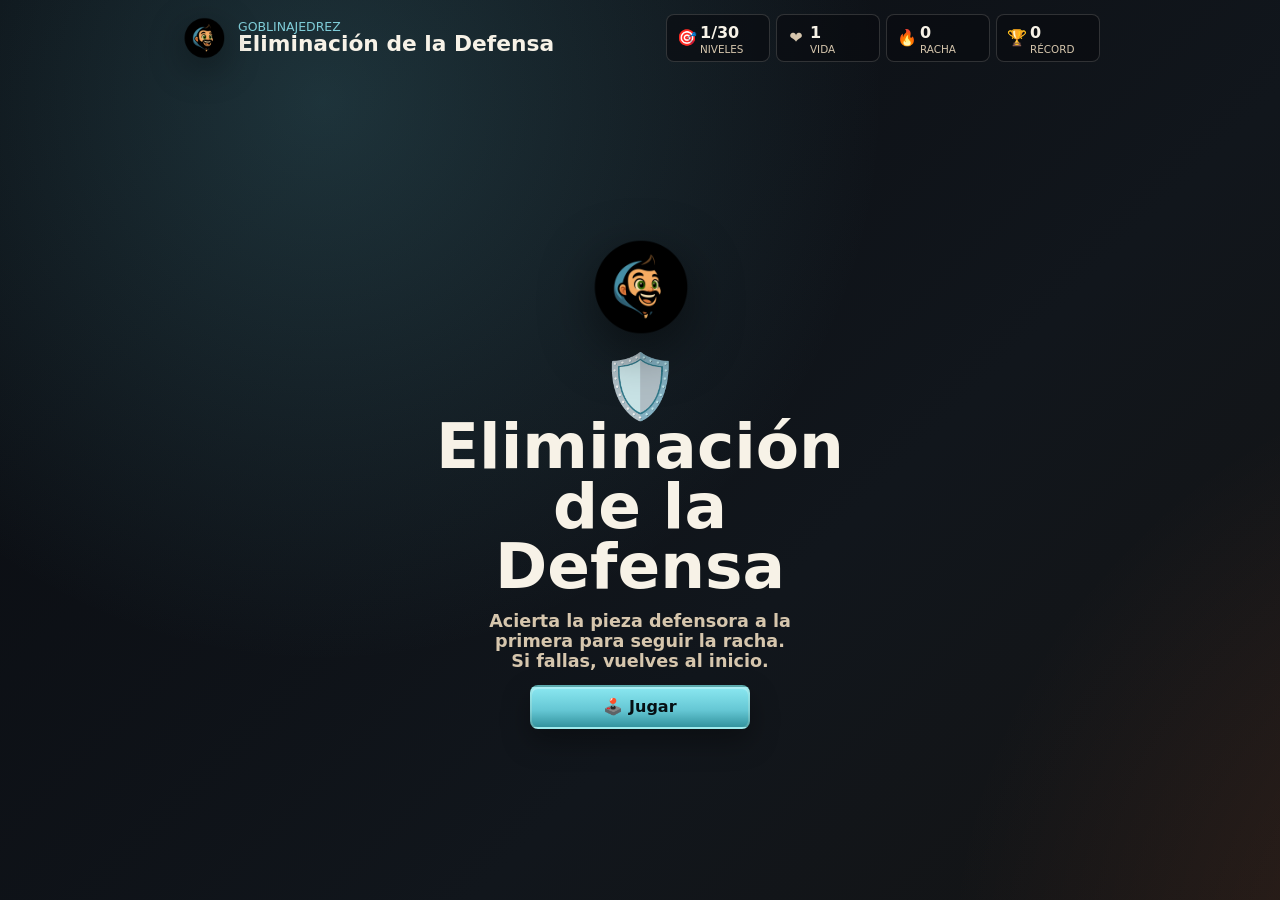
<file: index.html>
<!doctype html>
<html lang="es">
  <head>
    <meta charset="utf-8">
    <meta name="viewport" content="width=device-width, initial-scale=1, maximum-scale=1, user-scalable=no">
    <meta name="theme-color" content="#090b10">
    <title>GoblinAjedrez · Eliminación de la Defensa</title>
    <link rel="stylesheet" href="vendor/chessground/chessground.base.css">
    <link rel="stylesheet" href="vendor/chessground/chessground.brown.css">
    <link rel="stylesheet" href="vendor/chessground/chessground.cburnett.css">
    <link rel="stylesheet" href="styles.css">
  </head>
  <body>
    <main class="game-shell" aria-label="GoblinAjedrez Eliminación de la Defensa">
      <header class="hud">
        <div class="brand">
          <img src="assets/goblin-logo.png" alt="" onerror="this.style.display='none'">
          <div>
            <p>GOBLINAJEDREZ</p>
            <strong>Eliminación de la Defensa</strong>
          </div>
        </div>
        <div class="stats" aria-label="Progreso">
          <span><em aria-hidden="true">🎯</em><b id="levelCounter">1/30</b><small>Niveles</small></span>
          <span><em aria-hidden="true">❤️</em><b id="lifeCounter">1</b><small>Vida</small></span>
          <span><em aria-hidden="true">🔥</em><b id="streakCounter">0</b><small>Racha</small></span>
          <span><em aria-hidden="true">🏆</em><b id="bestCounter">0</b><small>Récord</small></span>
        </div>
      </header>

      <section class="level-screen" id="startScreen" aria-labelledby="startScreenTitle">
        <div class="screen-copy">
          <img src="assets/goblin-logo.png" alt="" onerror="this.style.display='none'">
          <h1 id="startScreenTitle">🛡️ Eliminación de la Defensa</h1>
          <p>Acierta la pieza defensora a la primera para seguir la racha. Si fallas, vuelves al inicio.</p>
          <button class="primary-button" id="playButton" type="button">🕹️ Jugar</button>
        </div>
      </section>

      <section class="play-screen hidden" id="playScreen" aria-label="Reto">
        <div class="question-row">
          <button class="ghost-button" id="backButton" type="button">← Inicio</button>
          <p id="questionText"></p>
        </div>

        <div class="board-stage" id="boardStage">
          <div class="board-wrap">
            <div id="board" aria-label="Tablero de ajedrez"></div>
            <div class="tutorial-badge hidden" id="tutorialBadge" aria-hidden="true"></div>
            <div class="feedback-msg" id="feedbackMsg" aria-live="polite"></div>
            <canvas id="particles" width="640" height="640" aria-hidden="true"></canvas>
          </div>
        </div>

        <div class="result-panel" id="resultPanel" aria-live="polite">
          <strong id="resultTitle"></strong>
          <p id="resultText"></p>
        </div>
      </section>

    </main>

    <script src="vendor/chess.min.js"></script>
    <script src="levels.js"></script>
    <script type="module" src="game.js"></script>
  </body>
</html>
</file>
<file: vendor/chessground/chessground.base.css>
.cg-wrap {
  box-sizing: content-box;
  position: relative;
  display: block;
}

cg-container {
  position: absolute;
  width: 100%;
  height: 100%;
  display: block;
  top: 0;
}

cg-board {
  position: absolute;
  top: 0;
  left: 0;
  width: 100%;
  height: 100%;
  -webkit-user-select: none;
  -moz-user-select: none;
  -ms-user-select: none;
  user-select: none;
  line-height: 0;
  background-size: cover;
}

.cg-wrap.manipulable cg-board {
  cursor: pointer;
}

cg-board square {
  position: absolute;
  top: 0;
  left: 0;
  width: 12.5%;
  height: 12.5%;
  pointer-events: none;
}

cg-board square.move-dest {
  pointer-events: auto;
}

cg-board square.last-move {
  will-change: transform;
}

.cg-wrap piece {
  position: absolute;
  top: 0;
  left: 0;
  width: 12.5%;
  height: 12.5%;
  background-size: cover;
  z-index: 2;
  will-change: transform;
  pointer-events: none;
}

cg-board piece.dragging {
  cursor: move;
  /* !important to override z-index from 3D piece inline style */
  z-index: 11 !important;
}

piece.anim {
  z-index: 8;
}

piece.fading {
  z-index: 1;
  opacity: 0.5;
}

.cg-wrap piece.ghost {
  opacity: 0.3;
}

.cg-wrap piece svg {
  overflow: hidden;
  position: relative;
  top: 0px;
  left: 0px;
  width: 100%;
  height: 100%;
  pointer-events: none;
  z-index: 2;
  opacity: 0.6;
}

.cg-wrap cg-auto-pieces,
.cg-wrap .cg-shapes,
.cg-wrap .cg-custom-svgs {
  overflow: visible;
  position: absolute;
  top: 0px;
  left: 0px;
  width: 100%;
  height: 100%;
  pointer-events: none;
}

.cg-wrap cg-auto-pieces {
  z-index: 2;
}

.cg-wrap cg-auto-pieces piece {
  opacity: 0.3;
}

.cg-wrap .cg-shapes {
  overflow: hidden;
  opacity: 0.6;
  z-index: 2;
}

.cg-wrap .cg-custom-svgs {
  /* over piece.anim = 8, but under piece.dragging = 11 */
  z-index: 9;
}

.cg-wrap .cg-custom-svgs svg {
  overflow: visible;
}

.cg-wrap coords {
  position: absolute;
  display: flex;
  pointer-events: none;
  opacity: 0.8;
  font-family: sans-serif;
  font-size: 9px;
}

.cg-wrap coords.ranks {
  left: 4px;
  top: -20px;
  flex-flow: column-reverse;
  height: 100%;
  width: 12px;
}

.cg-wrap coords.ranks.black {
  flex-flow: column;
}

.cg-wrap coords.ranks.left {
  left: -15px;
  align-items: flex-end;
}

.cg-wrap coords.files {
  bottom: -4px;
  left: 24px;
  flex-flow: row;
  width: 100%;
  height: 16px;
  text-transform: uppercase;
  text-align: center;
}

.cg-wrap coords.files.black {
  flex-flow: row-reverse;
}

.cg-wrap coords coord {
  flex: 1 1 auto;
}

.cg-wrap coords.ranks coord {
  transform: translateY(39%);
}

.cg-wrap coords.squares {
  bottom: 0;
  left: 0;
  text-transform: uppercase;
  text-align: right;
  flex-flow: column-reverse;
  height: 100%;
  width: 12.5%;
}

.cg-wrap coords.squares.black {
  flex-flow: column;
}

.cg-wrap coords.squares.left {
  text-align: left;
}

.cg-wrap coords.squares coord {
  padding: 6% 4%;
}

.cg-wrap coords.squares.rank2 {
  transform: translateX(100%);
}

.cg-wrap coords.squares.rank3 {
  transform: translateX(200%);
}

.cg-wrap coords.squares.rank4 {
  transform: translateX(300%);
}

.cg-wrap coords.squares.rank5 {
  transform: translateX(400%);
}

.cg-wrap coords.squares.rank6 {
  transform: translateX(500%);
}

.cg-wrap coords.squares.rank7 {
  transform: translateX(600%);
}

.cg-wrap coords.squares.rank8 {
  transform: translateX(700%);
}
</file>
<file: vendor/chessground/chessground.brown.css>
/** Colored board squares as an embedded SVG */
cg-board {
  background-color: #f0d9b5;
  background-image: url('[data-uri]');
}

/** Interactive board square colors */
cg-board square.move-dest {
  background: radial-gradient(rgba(20, 85, 30, 0.5) 22%, #208530 0, rgba(0, 0, 0, 0.3) 0, rgba(0, 0, 0, 0) 0);
}
cg-board square.premove-dest {
  background: radial-gradient(rgba(20, 30, 85, 0.5) 22%, #203085 0, rgba(0, 0, 0, 0.3) 0, rgba(0, 0, 0, 0) 0);
}
cg-board square.oc.move-dest {
  background: radial-gradient(transparent 0%, transparent 80%, rgba(20, 85, 0, 0.3) 80%);
}
cg-board square.oc.premove-dest {
  background: radial-gradient(transparent 0%, transparent 80%, rgba(20, 30, 85, 0.2) 80%);
}
cg-board square.move-dest:hover {
  background: rgba(20, 85, 30, 0.3);
}
cg-board square.premove-dest:hover {
  background: rgba(20, 30, 85, 0.2);
}
cg-board square.last-move {
  background-color: rgba(155, 199, 0, 0.41);
}
cg-board square.selected {
  background-color: rgba(20, 85, 30, 0.5);
}
cg-board square.check {
  background: radial-gradient(
    ellipse at center,
    rgba(255, 0, 0, 1) 0%,
    rgba(231, 0, 0, 1) 25%,
    rgba(169, 0, 0, 0) 89%,
    rgba(158, 0, 0, 0) 100%
  );
}
cg-board square.current-premove {
  background-color: rgba(20, 30, 85, 0.5);
}

/** Alternating colors in rank/file/square labels */
.orientation-white .ranks :nth-child(odd),
.orientation-white .files :nth-child(even),
.orientation-black .ranks :nth-child(even),
.orientation-black .files :nth-child(odd),
coords.squares:nth-of-type(odd) :nth-child(even),
coords.squares:nth-of-type(even) :nth-child(odd) {
  color: rgba(72, 72, 72, 0.8);
}

.orientation-white .ranks :nth-child(even),
.orientation-white .files :nth-child(odd),
.orientation-black .ranks :nth-child(odd),
.orientation-black .files :nth-child(even),
coords.squares:nth-of-type(odd) :nth-child(odd),
coords.squares:nth-of-type(even) :nth-child(even) {
  color: rgba(255, 255, 255, 0.8);
}
</file>
<file: vendor/chessground/chessground.cburnett.css>
/** Embedded SVGs for all chess pieces */
.cg-wrap piece.pawn.white {
  background-image: url('[data-uri]');
}
.cg-wrap piece.bishop.white {
  background-image: url('[data-uri]');
}
.cg-wrap piece.knight.white {
  background-image: url('[data-uri]');
}
.cg-wrap piece.rook.white {
  background-image: url('[data-uri]');
}
.cg-wrap piece.queen.white {
  background-image: url('[data-uri]');
}
.cg-wrap piece.king.white {
  background-image: url('[data-uri]');
}
.cg-wrap piece.pawn.black {
  background-image: url('[data-uri]');
}
.cg-wrap piece.bishop.black {
  background-image: url('[data-uri]');
}
.cg-wrap piece.knight.black {
  background-image: url('[data-uri]');
}
.cg-wrap piece.rook.black {
  background-image: url('[data-uri]');
}
.cg-wrap piece.queen.black {
  background-image: url('[data-uri]');
}
.cg-wrap piece.king.black {
  background-image: url('[data-uri]');
}
</file>
<file: styles.css>
:root {
  color-scheme: dark;
  font-family: Inter, ui-sans-serif, system-ui, -apple-system, BlinkMacSystemFont, "Segoe UI", sans-serif;
  background: #090b10;
  color: #f7f2e7;
  --bg: #090b10;
  --panel: rgba(9, 11, 16, 0.72);
  --line: rgba(247, 242, 231, 0.16);
  --text: #f7f2e7;
  --muted: #d6c6ad;
  --teal: #7fcdd8;
  --gold: #fff3bd;
  --coral: #ff7680;
  --orange: #ff7a45;
  --green: #91e6a5;
}

* {
  box-sizing: border-box;
}

html,
body {
  width: 100%;
  height: 100%;
  min-height: 0;
  margin: 0;
  overflow: hidden;
}

body {
  display: grid;
  place-items: center;
  padding: clamp(6px, 1.8vmin, 14px);
  background:
    radial-gradient(circle at 18% 8%, rgba(95, 183, 197, 0.22), transparent 30%),
    radial-gradient(circle at 88% 78%, rgba(255, 122, 69, 0.16), transparent 34%),
    linear-gradient(135deg, #090b10 0%, #11161c 45%, #17110b 100%);
  background-size: 140% 140%;
  animation: arenaGlow 10s ease-in-out infinite;
}

button {
  font: inherit;
  -webkit-tap-highlight-color: transparent;
}

.game-shell {
  position: relative;
  width: min(100%, 920px);
  height: 100%;
  min-height: 0;
  display: grid;
  grid-template-rows: auto 1fr;
  gap: clamp(8px, 1.4vmin, 12px);
}

.hud {
  display: flex;
  align-items: center;
  justify-content: space-between;
  gap: 10px;
  min-height: 0;
}

.brand {
  display: flex;
  align-items: center;
  gap: clamp(6px, 1.2vmin, 10px);
  min-width: 0;
}

.brand img {
  width: clamp(34px, 8vmin, 48px);
  height: clamp(34px, 8vmin, 48px);
  object-fit: contain;
  filter: drop-shadow(0 10px 18px rgba(0, 0, 0, 0.42));
}

.brand p,
.brand strong {
  display: block;
  margin: 0;
  line-height: 1.05;
}

.brand p {
  color: var(--teal);
  font-size: clamp(0.48rem, 1.7vmin, 0.78rem);
  text-transform: uppercase;
  letter-spacing: 0;
}

.brand strong {
  font-size: clamp(0.86rem, 3vmin, 1.36rem);
}

.stats {
  display: flex;
  align-items: center;
  justify-content: flex-end;
  flex-wrap: wrap;
  gap: 6px;
}

.stats span {
  min-width: clamp(74px, 18vmin, 104px);
  min-height: clamp(34px, 8vmin, 48px);
  display: grid;
  grid-template-columns: auto 1fr;
  grid-template-rows: 1fr auto;
  column-gap: 5px;
  align-items: center;
  padding: clamp(4px, 1vmin, 7px) clamp(6px, 1.5vmin, 10px);
  border: 1px solid var(--line);
  border-radius: 8px;
  background: rgba(9, 11, 16, 0.62);
  color: var(--muted);
  text-align: left;
}

.stats b {
  display: block;
  color: var(--text);
  font-size: clamp(0.72rem, 2.4vmin, 1rem);
  line-height: 1;
}

.stats em {
  grid-row: 1 / 3;
  width: 18px;
  font-style: normal;
  line-height: 1;
  text-align: center;
}

.stats small {
  display: block;
  color: var(--muted);
  font-size: clamp(0.46rem, 1.45vmin, 0.65rem);
  line-height: 1;
  text-transform: uppercase;
  letter-spacing: 0;
}

.level-screen,
.play-screen {
  min-height: 0;
}

.level-screen {
  display: grid;
  grid-template-columns: minmax(0, 1fr);
  gap: clamp(10px, 2vmin, 18px);
  align-items: center;
  justify-items: center;
  text-align: center;
}

.screen-copy {
  display: grid;
  justify-items: center;
  gap: clamp(9px, 1.8vmin, 14px);
}

.screen-copy img {
  width: clamp(62px, 15vmin, 112px);
  aspect-ratio: 1;
  object-fit: contain;
  filter: drop-shadow(0 16px 26px rgba(0, 0, 0, 0.5));
}

h1,
.screen-copy p {
  margin: 0;
}

h1 {
  max-width: 430px;
  font-size: clamp(2rem, 7vmin, 4.2rem);
  line-height: 0.95;
  text-wrap: balance;
}

.screen-copy p {
  max-width: 390px;
  color: var(--muted);
  font-size: clamp(0.92rem, 2.4vmin, 1.1rem);
  font-weight: 700;
  text-wrap: balance;
}

.primary-button,
.ghost-button {
  min-height: 44px;
  border-radius: 8px;
  cursor: pointer;
  font-weight: 900;
}

.primary-button {
  min-width: clamp(150px, 34vmin, 220px);
  padding: 0 18px;
  border: 2px solid rgba(255, 248, 216, 0.18);
  background: linear-gradient(180deg, #8be8f1 0%, #65c7d4 58%, #33939e 100%);
  box-shadow:
    0 12px 28px rgba(0, 0, 0, 0.34),
    inset 0 2px 0 rgba(255, 255, 255, 0.28);
  color: #061014;
}

.primary-button:active,
.ghost-button:active {
  transform: translateY(1px);
}

.ghost-button {
  min-width: 110px;
  padding: 0 13px;
  border: 1px solid var(--line);
  background: rgba(9, 11, 16, 0.58);
  color: var(--text);
}

.primary-button.hidden,
.hidden {
  display: none !important;
}

.level-grid {
  display: grid;
  grid-template-columns: repeat(5, minmax(0, 1fr));
  gap: clamp(6px, 1.4vmin, 10px);
}

.level-card {
  aspect-ratio: 1;
  display: grid;
  align-content: space-between;
  justify-items: start;
  gap: 8px;
  padding: clamp(10px, 2vmin, 14px);
  border: 1px solid var(--line);
  border-radius: 8px;
  background:
    linear-gradient(155deg, rgba(127, 205, 216, 0.12), transparent 44%),
    rgba(9, 11, 16, 0.68);
  color: var(--text);
  text-align: left;
  cursor: pointer;
}

.level-card small {
  justify-self: stretch;
  display: inline-grid;
  place-items: center;
  min-height: 22px;
  padding: 3px 6px;
  border-radius: 999px;
  background: rgba(127, 205, 216, 0.13);
  color: var(--teal);
  font-size: clamp(0.52rem, 1.45vmin, 0.68rem);
  font-weight: 900;
  line-height: 1;
  text-transform: uppercase;
  letter-spacing: 0;
}

.level-card b {
  font-size: clamp(1.35rem, 5vmin, 2.45rem);
  line-height: 0.9;
}

.level-card span {
  color: var(--muted);
  font-size: clamp(0.7rem, 2vmin, 0.92rem);
  font-weight: 800;
  line-height: 1.1;
}

.level-card.locked {
  cursor: default;
  opacity: 0.58;
  background: rgba(9, 11, 16, 0.48);
}

.level-card.locked small {
  background: rgba(255, 243, 189, 0.1);
  color: var(--muted);
}

.level-card.completed {
  border-color: rgba(145, 230, 165, 0.62);
  box-shadow: 0 0 24px rgba(145, 230, 165, 0.12);
}

.level-card.completed small {
  background: rgba(145, 230, 165, 0.16);
  color: var(--green);
}

.play-screen {
  display: grid;
  grid-template-rows: auto minmax(0, 1fr);
  gap: clamp(7px, 1.3vmin, 12px);
}

.question-row {
  display: grid;
  grid-template-columns: auto minmax(0, 1fr);
  align-items: center;
  gap: 10px;
}

.question-row p {
  margin: 0;
  color: var(--gold);
  font-size: clamp(0.88rem, 2.4vmin, 1.06rem);
  font-weight: 900;
  text-align: right;
}

.board-stage {
  min-height: 0;
  display: grid;
  align-content: start;
  justify-items: center;
  padding-top: clamp(4px, 1.2vmin, 12px);
}

.board-wrap {
  position: relative;
  width: min(100%, calc(100vh - clamp(190px, 34vmin, 240px)));
  max-width: 680px;
  aspect-ratio: 1;
  border: 1px solid var(--line);
  border-radius: 8px;
  overflow: visible;
  background: #0c1014;
  box-shadow: 0 18px 70px rgba(0, 0, 0, 0.34);
}

#board,
#particles {
  position: absolute;
  inset: 0;
  width: 100%;
  height: 100%;
  touch-action: none;
}

#board {
  border-radius: 7px;
  overflow: hidden;
}

#particles {
  z-index: 5;
  pointer-events: none;
}

.tutorial-badge {
  position: absolute;
  z-index: 6;
  display: grid;
  place-items: center;
  width: 12.5%;
  height: 12.5%;
  border: clamp(3px, 0.9vmin, 6px) solid rgba(244, 163, 64, 0.92);
  border-radius: 999px;
  background: rgba(244, 163, 64, 0.08);
  box-shadow:
    0 0 0 clamp(4px, 1.1vmin, 8px) rgba(244, 163, 64, 0.18),
    inset 0 0 18px rgba(244, 163, 64, 0.16),
    0 0 26px rgba(244, 163, 64, 0.52);
  pointer-events: none;
  transform: translate(-50%, -50%);
  animation: tutorialRing 1000ms ease-in-out infinite;
}

.tutorial-badge::after {
  content: "";
  position: absolute;
  inset: 14%;
  border: 2px solid rgba(145, 230, 165, 0.78);
  border-radius: inherit;
  box-shadow: 0 0 18px rgba(145, 230, 165, 0.35);
}

.capture-badge {
  position: absolute;
  z-index: 8;
  display: grid;
  place-items: center;
  width: 7.5%;
  height: 7.5%;
  border-radius: 999px;
  background: transparent;
  box-shadow: none;
  font-size: clamp(0.7rem, 2.5vmin, 1.2rem);
  filter: drop-shadow(0 2px 3px rgba(0, 0, 0, 0.42));
  pointer-events: none;
  transform: translate(22%, -122%);
  animation: swordPop 650ms cubic-bezier(.2, 1.6, .4, 1);
}

.exposed-badge {
  position: absolute;
  z-index: 7;
  display: grid;
  place-items: center;
  width: 13%;
  height: 13%;
  font-size: clamp(1.35rem, 5.5vmin, 2.8rem);
  pointer-events: none;
  opacity: 0.95;
  transform: translate(-50%, -50%);
  filter: drop-shadow(0 0 7px rgba(255, 238, 158, 0.95)) drop-shadow(0 0 18px rgba(255, 112, 47, 0.85));
  animation: exposedPop 1200ms cubic-bezier(.15, 1.2, .35, 1) both;
}

.exposed-badge::before,
.exposed-badge::after {
  content: "";
  position: absolute;
  inset: -18%;
  border: 3px solid rgba(255, 196, 88, 0.85);
  border-radius: 50%;
  animation: blastRing 1100ms ease-out both;
}

.exposed-badge::after {
  inset: -36%;
  border-width: 2px;
  border-color: rgba(255, 105, 55, 0.65);
  animation-delay: 100ms;
}

.victory-overlay {
  position: absolute;
  inset: 0;
  z-index: 20;
  display: grid;
  place-items: center;
  padding: 18px;
  background: radial-gradient(circle, rgba(24, 61, 52, 0.82), rgba(5, 7, 10, 0.94));
  backdrop-filter: blur(7px);
}

.victory-card {
  width: min(100%, 520px);
  display: grid;
  justify-items: center;
  gap: 12px;
  padding: clamp(24px, 6vmin, 48px);
  border: 1px solid rgba(255, 243, 189, 0.45);
  border-radius: 18px;
  background: linear-gradient(145deg, rgba(127, 205, 216, 0.18), rgba(9, 11, 16, 0.92));
  box-shadow: 0 24px 90px rgba(0, 0, 0, 0.55), 0 0 55px rgba(145, 230, 165, 0.18);
  text-align: center;
  animation: victoryIn 650ms cubic-bezier(.2, 1.25, .4, 1);
}

.victory-trophy {
  display: grid;
  place-items: center;
  width: clamp(72px, 17vmin, 112px);
  aspect-ratio: 1;
  border: 3px solid var(--gold);
  border-radius: 50%;
  background: linear-gradient(145deg, #fff3bd, #dba940);
  color: #42300b;
  box-shadow: 0 0 34px rgba(255, 243, 189, 0.3);
  font-size: clamp(2.5rem, 8vmin, 4.5rem);
  animation: trophyFloat 1.8s ease-in-out infinite;
}

.victory-card p,
.victory-card h2,
.victory-card span { margin: 0; }
.victory-card p { color: var(--green); font-weight: 950; letter-spacing: 0.12em; }
.victory-card h2 { color: var(--gold); font-size: clamp(1.8rem, 6vmin, 3.5rem); line-height: 1; }
.victory-card span { max-width: 390px; color: var(--muted); font-weight: 750; line-height: 1.45; }

.cg-wrap {
  width: 100%;
  height: 100%;
}

.cg-wrap coords {
  text-shadow: 0 1px 2px rgba(0, 0, 0, 0.55);
  font-family: inherit;
  font-weight: 900;
}

.cg-wrap.orientation-white coords.ranks {
  right: 2px;
}

.cg-wrap.orientation-white coords.files {
  bottom: 2px;
}

@media (max-width: 740px) {
  .cg-wrap coords {
    font-size: clamp(7px, 1.9vw, 10px) !important;
    font-weight: 800;
    opacity: 0.82;
    text-shadow: 0 1px 1px rgba(0, 0, 0, 0.35);
  }

  .cg-wrap.orientation-white coords.ranks {
    right: 1px;
  }

  .cg-wrap.orientation-white coords.files {
    bottom: 1px;
  }

  .cg-wrap coords coord {
    padding: 0 1px;
  }
}

cg-board square.correct-square {
  background: rgba(145, 230, 165, 0.58);
  box-shadow: inset 0 0 0 4px rgba(14, 88, 37, 0.52);
}

cg-board square.wrong-square {
  background: rgba(255, 118, 128, 0.62);
  box-shadow: inset 0 0 0 4px rgba(128, 23, 34, 0.55);
}

#board piece.piece-wrong {
  animation: pieceWrong 260ms ease-out;
  filter: drop-shadow(0 0 12px rgba(255, 118, 128, 0.9));
}

#board piece.piece-correct {
  animation: pieceCorrect 760ms ease-out;
}

.feedback-msg {
  position: absolute;
  top: clamp(8px, 2vmin, 14px);
  left: 50%;
  z-index: 7;
  min-width: 0;
  max-width: 64%;
  padding: clamp(5px, 1.2vmin, 8px) clamp(10px, 2.4vmin, 16px);
  border-radius: 8px;
  background: rgba(5, 7, 10, 0.82);
  backdrop-filter: blur(3px);
  -webkit-backdrop-filter: blur(3px);
  color: var(--text);
  font-size: clamp(0.78rem, 2.1vmin, 1rem);
  font-weight: 900;
  text-align: center;
  pointer-events: none;
  opacity: 0;
  transform: translate(-50%, -8px) scale(0.92);
  transition: opacity 120ms ease, transform 120ms ease;
  white-space: nowrap;
}

.feedback-msg.show {
  opacity: 1;
  transform: translate(-50%, 0) scale(1);
}

.feedback-msg.correct {
  border: 1px solid rgba(145, 230, 165, 0.62);
  color: var(--green);
}

.feedback-msg.wrong {
  border: 1px solid rgba(255, 118, 128, 0.62);
  color: var(--coral);
}

.board-wrap.shake {
  animation: boardShake 180ms ease-out;
}

.board-wrap.pulse {
  animation: boardPulse 360ms ease-out;
}

.result-panel {
  display: none;
  grid-template-columns: minmax(0, 1fr);
  align-items: center;
  gap: 8px 12px;
  min-height: 64px;
  padding: 10px 12px;
  border: 1px solid var(--line);
  border-radius: 8px;
  background: rgba(9, 11, 16, 0.62);
}

.result-panel strong,
.result-panel p {
  margin: 0;
}

.result-panel strong {
  font-size: clamp(0.92rem, 2.4vmin, 1.08rem);
}

.result-panel p {
  grid-column: 1;
  color: var(--muted);
  font-size: clamp(0.78rem, 2vmin, 0.95rem);
  font-weight: 700;
}

@keyframes arenaGlow {
  0%,
  100% {
    background-position: 0% 30%;
  }
  50% {
    background-position: 100% 70%;
  }
}

@keyframes boardShake {
  0% { transform: translate(0); }
  20% { transform: translate(-4px, 2px); }
  40% { transform: translate(4px, -1px); }
  60% { transform: translate(-3px, 1px); }
  80% { transform: translate(3px, -1px); }
  100% { transform: translate(0); }
}

@keyframes boardPulse {
  0% { box-shadow: 0 18px 70px rgba(0, 0, 0, 0.34); }
  45% { box-shadow: 0 18px 76px rgba(145, 230, 165, 0.34); }
  100% { box-shadow: 0 18px 70px rgba(0, 0, 0, 0.34); }
}

@keyframes pieceWrong {
  0% { transform: translate(var(--cg-tx, 0), var(--cg-ty, 0)) scale(1); }
  25% { transform: translate(var(--cg-tx, 0), var(--cg-ty, 0)) translateX(-5px) rotate(-4deg) scale(1.04); }
  55% { transform: translate(var(--cg-tx, 0), var(--cg-ty, 0)) translateX(5px) rotate(4deg) scale(1.04); }
  100% { transform: translate(var(--cg-tx, 0), var(--cg-ty, 0)) scale(1); }
}

@keyframes pieceCorrect {
  0%, 100% { filter: drop-shadow(0 0 0 rgba(145, 230, 165, 0)); }
  40% { filter: drop-shadow(0 0 18px rgba(145, 230, 165, 1)) drop-shadow(0 0 34px rgba(127, 205, 216, 0.72)); }
}

@keyframes victoryIn {
  0% {
    opacity: 0;
    transform: translateY(8px) scale(0.94);
  }
  100% {
    opacity: 1;
    transform: translateY(0) scale(1);
  }
}

@keyframes tutorialRing {
  0%,
  100% {
    transform: translate(-50%, -50%) scale(1);
    opacity: 0.95;
  }
  50% {
    transform: translate(-50%, -50%) scale(1.13);
    opacity: 1;
  }
}

@keyframes swordPop {
  0% { opacity: 0; transform: translate(22%, -122%) scale(0) rotate(-35deg); }
  70% { opacity: 1; transform: translate(22%, -122%) scale(1.2) rotate(8deg); }
  100% { transform: translate(22%, -122%) scale(1) rotate(0); }
}

@keyframes exposedPop {
  0% { opacity: 0; transform: translate(-50%, -50%) scale(0.2) rotate(-15deg); }
  35% { opacity: 1; transform: translate(-50%, -50%) scale(1.35) rotate(8deg); }
  62% { transform: translate(-50%, -50%) scale(0.92) rotate(-3deg); }
  82% { transform: translate(-50%, -50%) scale(1.12) rotate(2deg); }
  100% { opacity: 0.88; transform: translate(-50%, -50%) scale(1) rotate(0); }
}

@keyframes blastRing {
  0% { opacity: 0.95; transform: scale(0.2); }
  100% { opacity: 0; transform: scale(1.8); }
}

@keyframes trophyFloat {
  0%, 100% { transform: translateY(0) rotate(-3deg); }
  50% { transform: translateY(-10px) rotate(3deg); }
}

@media (max-width: 740px) {
  body {
    align-items: start;
    overflow-y: auto;
    padding: 6px 6px 14px;
  }

  .game-shell {
    width: 100%;
    max-width: 100%;
    gap: 8px;
  }

  .hud {
    display: grid;
    grid-template-columns: 1fr;
    gap: 8px;
    padding: 10px 10px 8px;
    border: 1px solid var(--line);
    border-radius: 18px;
    background: rgba(9, 11, 16, 0.74);
    box-shadow: 0 14px 42px rgba(0, 0, 0, 0.28);
  }

  .stats {
    display: grid;
    grid-template-columns: repeat(4, minmax(0, 1fr));
    width: 100%;
    gap: 4px;
  }

  .stats span {
    min-width: 0;
    min-height: 36px;
    grid-template-columns: 1fr;
    grid-template-rows: auto auto;
    justify-items: center;
    padding: 4px 3px;
    text-align: center;
  }

  .stats em {
    display: none;
  }

  .stats small {
    max-width: 100%;
    overflow: hidden;
    text-overflow: ellipsis;
    white-space: nowrap;
  }

  .level-screen {
    grid-template-columns: 1fr;
    align-content: center;
  }

  .play-screen {
    padding: 8px;
    border: 1px solid var(--line);
    border-radius: 18px;
    background: linear-gradient(180deg, rgba(14, 17, 23, 0.94), rgba(13, 14, 18, 0.92));
    box-shadow: 0 16px 50px rgba(0, 0, 0, 0.3);
  }

  .board-stage {
    align-content: start;
    padding-top: 0;
  }

  .screen-copy {
    justify-items: center;
    text-align: center;
  }

  .screen-copy img {
    width: clamp(46px, 12vmin, 68px);
  }

  .question-row {
    grid-template-columns: 1fr;
    gap: 8px;
  }

  .ghost-button {
    width: 100%;
  }

  .question-row p {
    text-align: center;
    font-size: 0.95rem;
  }

  .board-wrap {
    width: 100%;
    max-width: 480px;
  }

  .result-panel {
    grid-template-columns: 1fr;
    min-height: 0;
  }

  .result-panel p,
  .result-panel strong {
    grid-column: 1;
  }
}

@media (max-height: 520px) and (orientation: landscape) {
  .hud {
    display: flex;
  }

  .brand img {
    width: 32px;
    height: 32px;
  }

  .stats span {
    min-height: 32px;
  }

  .level-screen {
    grid-template-columns: 1fr;
  }

  .screen-copy img {
    display: none;
  }

  .board-wrap {
    width: min(60vh, 78vw);
  }

  .result-panel {
    min-height: 50px;
  }
}
</file>
